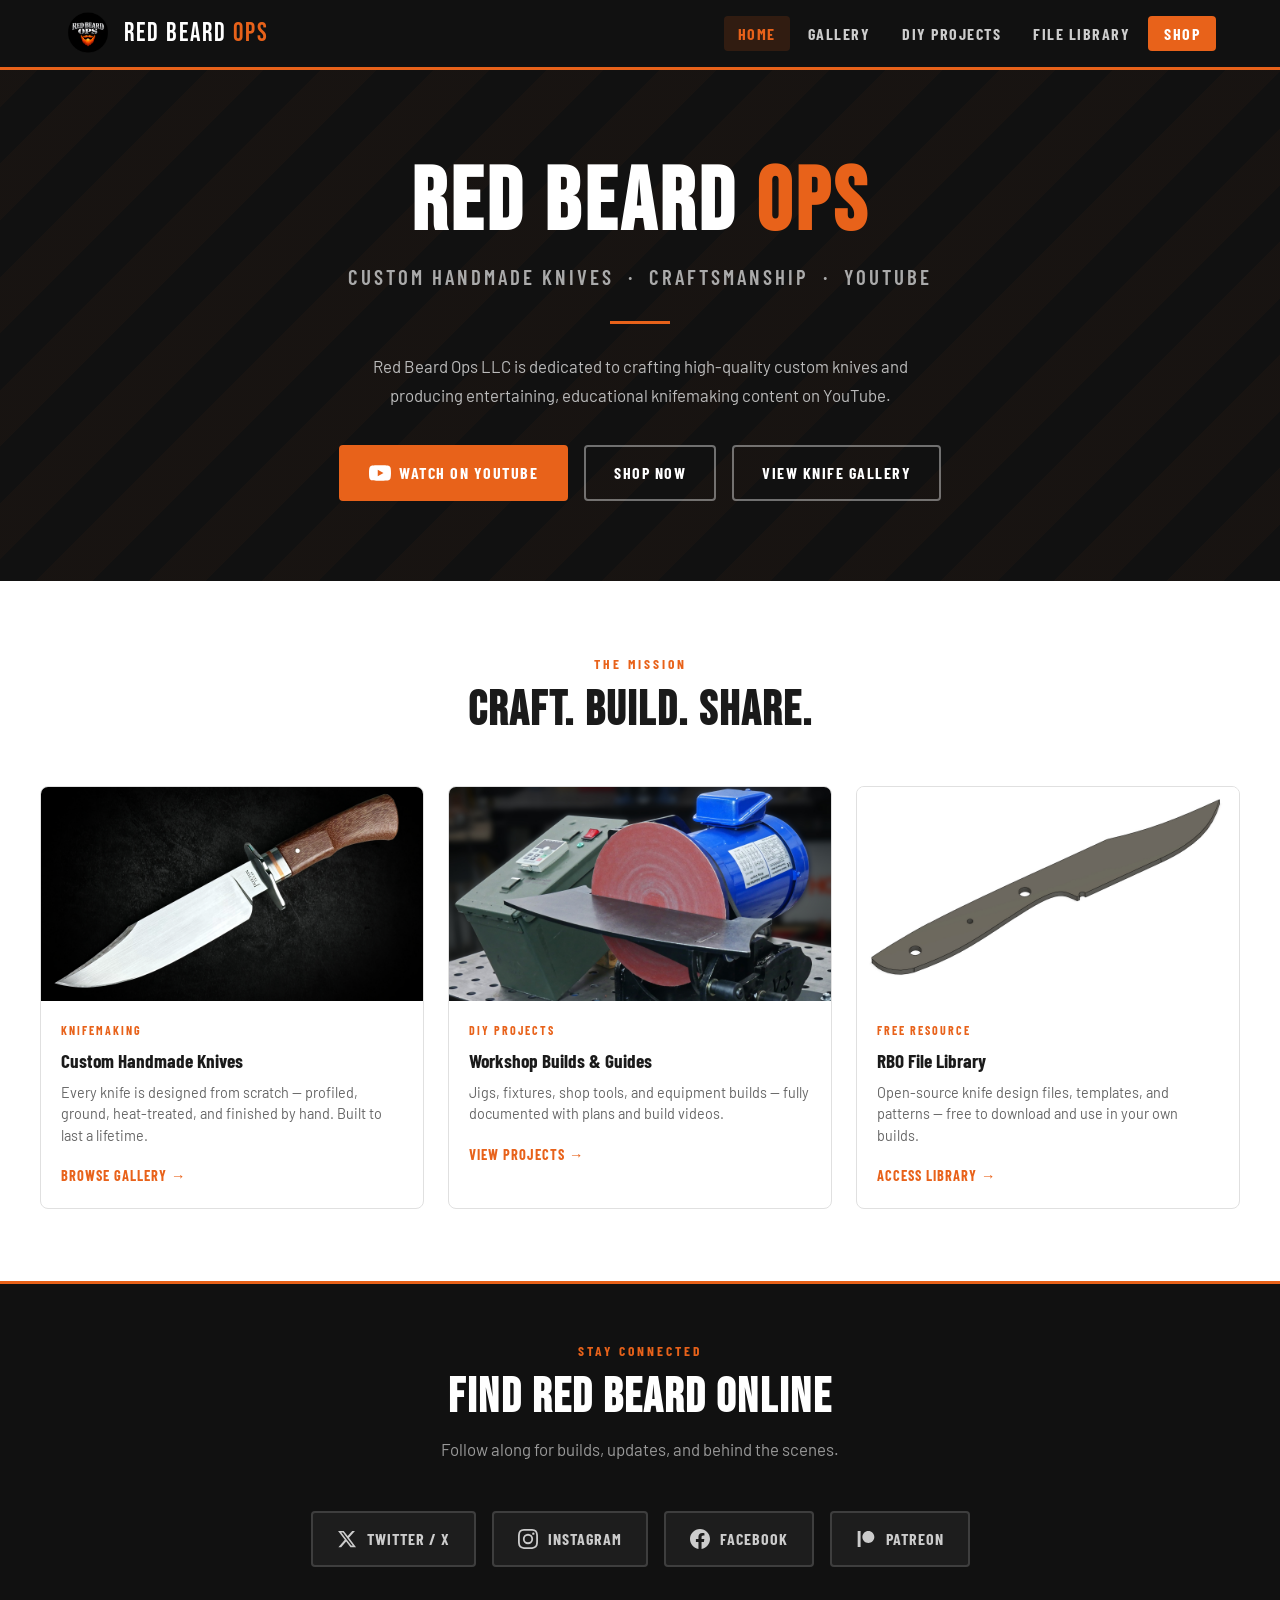
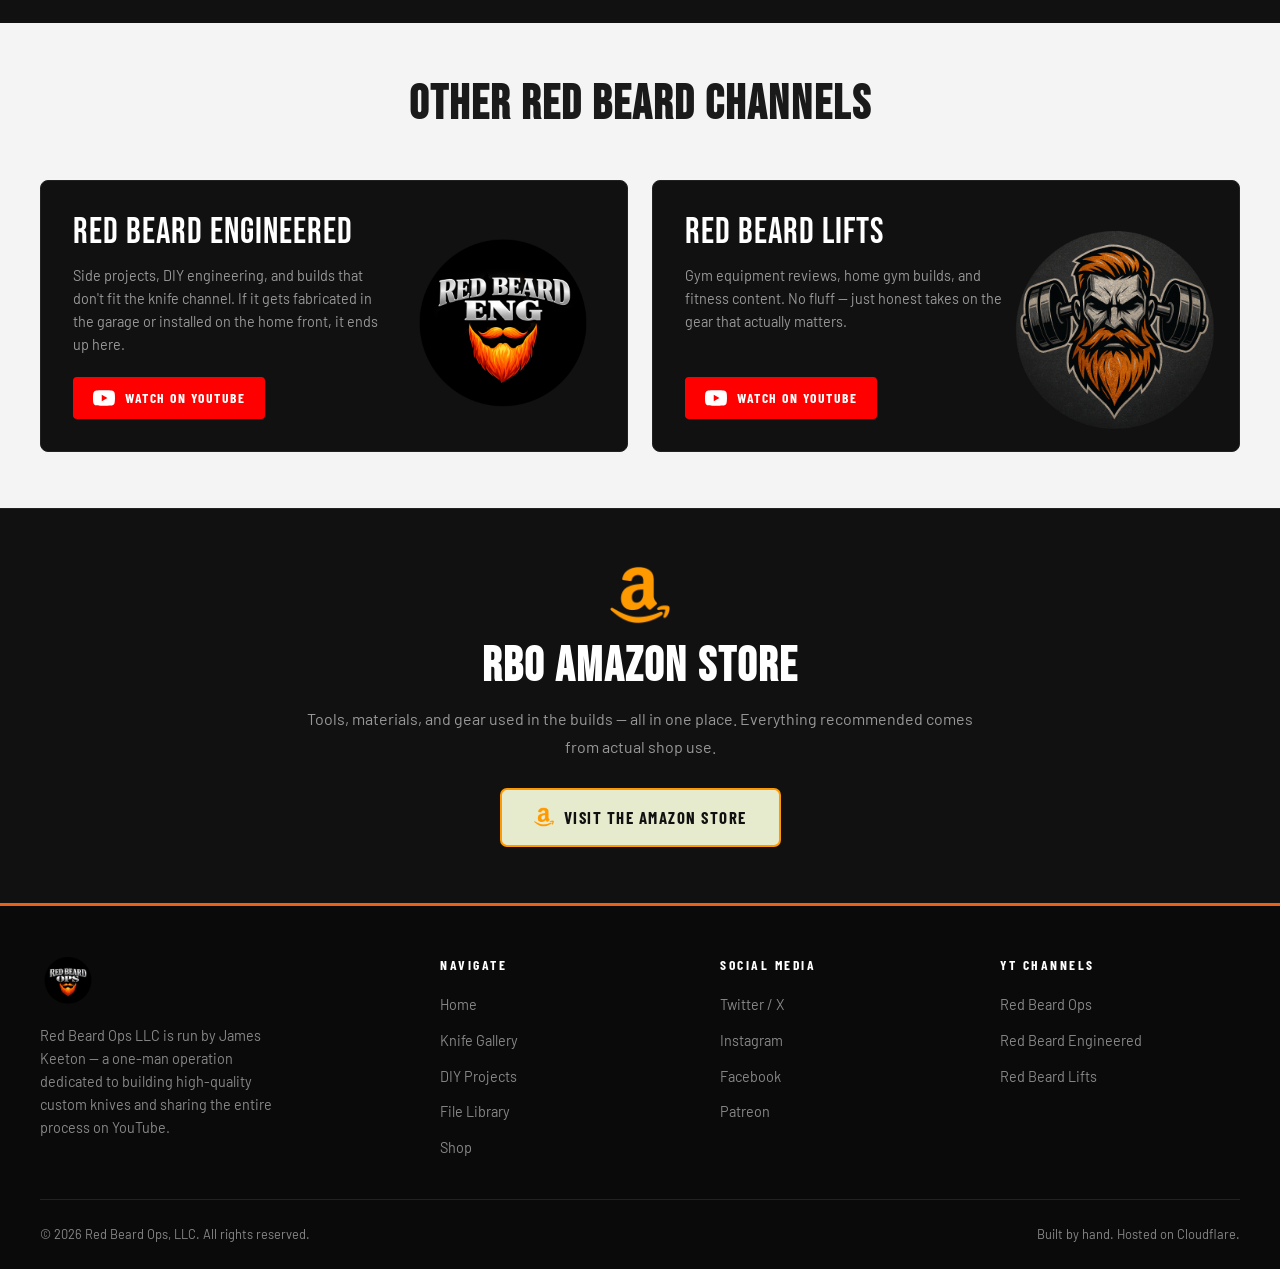
<file: index.html>
<!DOCTYPE html>
<html lang="en">
<head>
  <meta charset="UTF-8" />
  <meta name="viewport" content="width=device-width, initial-scale=1.0" />
  <title>Red Beard Ops — Custom Handmade Knives</title>
  <meta name="description" content="Red Beard Ops LLC — Custom handmade knives, craftsmanship, and tool reviews out of the garage." />
  <link rel="icon" href="images/RBO_Circle_2026.png" type="image/png" />
  <link rel="stylesheet" href="css/style.css" />
  <style>
    /* ── Social / Channels / Amazon sections ── */
    .social-section {
      background: var(--dark);
      padding: 56px 24px;
      border-top: 3px solid var(--orange);
    }

    .social-grid {
      display: flex;
      flex-wrap: wrap;
      justify-content: center;
      gap: 16px;
      margin-top: 32px;
    }

    .social-btn {
      display: inline-flex;
      align-items: center;
      gap: 10px;
      font-family: var(--font-condensed);
      font-size: 1rem;
      font-weight: 700;
      letter-spacing: 1px;
      text-transform: uppercase;
      padding: 13px 24px;
      border-radius: 4px;
      border: 2px solid rgba(255,255,255,0.15);
      color: #ccc;
      background: rgba(255,255,255,0.05);
      transition: all 0.2s;
    }

    .social-btn svg { width: 20px; height: 20px; flex-shrink: 0; }

    .social-btn:hover { transform: translateY(-2px); border-color: var(--orange); color: var(--white); }
    .social-btn.twitter:hover  { border-color: #1d9bf0; color: #1d9bf0; }
    .social-btn.instagram:hover { border-color: #e1306c; color: #e1306c; }
    .social-btn.facebook:hover  { border-color: #1877f2; color: #1877f2; }
    .social-btn.patreon:hover   { border-color: #ff424d; color: #ff424d; }

    /* ── Other Channels ── */
    .channels-section {
      background: var(--gray);
      padding: 56px 24px;
    }

    .channels-grid {
      display: grid;
      grid-template-columns: 1fr 1fr;
      gap: 24px;
      margin-top: 32px;
      max-width: var(--max-width);
      margin-left: auto;
      margin-right: auto;
    }

    .channel-card {
      position: relative;
      background: var(--dark);
      border-radius: 8px;
      padding: 32px;
      padding-right: 110px; /* make room for the logo */
      display: flex;
      flex-direction: column;
      align-items: flex-start;
      gap: 12px;
      border: 1px solid #222;
      transition: transform 0.2s, box-shadow 0.2s;
    }

    .channel-card:hover {
      transform: translateY(-3px);
      box-shadow: 0 10px 28px rgba(0,0,0,0.3);
    }

    .channel-logo {
      position: absolute;
      top: 50px;
      right: 24px;
      width: 200px;
      height: 200px;
      object-fit: contain;
      border-radius: 50%;
    }

    .channel-label {
      font-family: var(--font-condensed);
      font-size: 0.75rem;
      font-weight: 700;
      letter-spacing: 2.5px;
      text-transform: uppercase;
      color: var(--orange);
    }

    .channel-name {
      font-family: var(--font-display);
      font-size: 2.25rem;
      color: var(--white);
      letter-spacing: 1px;
      line-height: 1.1;
    }

    .channel-desc {
  font-size: 0.9rem;
  color: #999;
  line-height: 1.6;
  flex: 1;
  max-width: 320px; /* adjust to taste */
}

    /* ── Amazon Store ── */
    .amazon-section {
      background: var(--dark);
      padding: 56px 24px;
      border-top: 1px solid #222;
    }

    .amazon-inner {
      max-width: 680px;
      margin: 0 auto;
      text-align: center;
    }

    .amazon-icon {
      width: 60px;
      height: 60px;
      margin: 0 auto 16px;
    }

    .amazon-btn {
      display: inline-flex;
      align-items: center;
      gap: 10px;
      font-family: var(--font-condensed);
      font-size: 1.05rem;
      font-weight: 700;
      letter-spacing: 1.5px;
      text-transform: uppercase;
      padding: 14px 32px;
      border-radius: 7px;
      background: #e7ebce;
      color: #111;
      border: 2px solid #ff9900;
      transition: all 0.2s;
    }

    .amazon-btn-icon {
  width: 20px;
  height: 20px;
  object-fit: contain;
}

    .amazon-btn:hover {
      background: #e68a00;
      border-color: #e68a00;
      transform: translateY(-1px);
    }

    @media (max-width: 768px) {
      .channels-grid { grid-template-columns: 1fr; }
      .social-grid { gap: 12px; }
      .channel-card { padding-right: 32px; }
      .channel-logo { position: static; width: 60px; height: 60px; margin-bottom: 4px; }
    }
  </style>
</head>
<body>

  <!-- ── Navigation ── -->
  <nav class="navbar">
    <div class="nav-inner">
      <a href="index.html" class="nav-logo">
        <img src="images/RBO_Circle_2026.png" alt="Red Beard Ops Logo" />
        <span class="nav-logo-text">RED BEARD <span>OPS</span></span>
      </a>
      <button class="nav-toggle" aria-label="Toggle menu">
        <span></span><span></span><span></span>
      </button>
      <ul class="nav-links">
        <li><a href="index.html">Home</a></li>
        <li><a href="pages/gallery.html">Gallery</a></li>
        <li><a href="pages/diy.html">DIY Projects</a></li>
        <li><a href="pages/library.html">File Library</a></li>
        <li class="nav-shop"><a href="https://redbeardops.square.site/s/shop" rel="noopener">Shop</a></li>
      </ul>
    </div>
  </nav>

  <!-- ── Hero ── -->
  <section class="hero">
    <h1>RED BEARD <span>OPS</span></h1>
    <p class="hero-tagline">Custom Handmade Knives &nbsp;·&nbsp; Craftsmanship &nbsp;·&nbsp; YouTube</p>
    <div class="hero-divider"></div>
    <p class="hero-description">
      Red Beard Ops LLC is dedicated to crafting high-quality custom knives
      and producing entertaining, educational knifemaking content on YouTube.
    </p>
    <div class="hero-buttons">
      <a href="https://www.youtube.com/@redbeardops" target="_blank" rel="noopener" class="btn btn-primary">
        <svg class="yt-icon" viewBox="0 0 24 24" fill="white"><path d="M23.498 6.186a3.016 3.016 0 0 0-2.122-2.136C19.505 3.545 12 3.545 12 3.545s-7.505 0-9.377.505A3.017 3.017 0 0 0 .502 6.186C0 8.07 0 12 0 12s0 3.93.502 5.814a3.016 3.016 0 0 0 2.122 2.136c1.871.505 9.376.505 9.376.505s7.505 0 9.377-.505a3.015 3.015 0 0 0 2.122-2.136C24 15.93 24 12 24 12s0-3.93-.502-5.814zM9.545 15.568V8.432L15.818 12l-6.273 3.568z"/></svg>
        Watch on YouTube
      </a>
      <a href="https://redbeardops.square.site/s/shop"  rel="noopener" class="btn btn-outline">Shop Now</a>
      <a href="pages/gallery.html" class="btn btn-outline">View Knife Gallery</a>
    </div>
  </section>

  <!-- ── What I Do ── -->
  <section class="section">
    <div class="container">
      <div class="section-header">
        <div class="section-label">The Mission</div>
        <h2 class="section-title">Craft. Build. Share.</h2>
      </div>

      <div class="card-grid">

        <div class="card">
          <div class="card-thumb" style="background:#111; display:flex; align-items:center; justify-content:center;">
            <img src="images/Little_Micarta_Bowie_2025.jpg" alt="Little Micarta Bowie 2025" style="width:100%; height:100%; object-fit:cover;">
              <path d="M10 54L28 12L52 36L40 40L36 52L10 54Z" stroke="#e8621a" stroke-width="2.5" fill="none"/>
              <line x1="28" y1="12" x2="52" y2="36" stroke="#e8621a" stroke-width="2.5"/>
            </svg>
          </div>
          <div class="card-body">
            <div class="card-tag">Knifemaking</div>
            <h3 class="card-title">Custom Handmade Knives</h3>
            <p class="card-desc">Every knife is designed from scratch — profiled, ground, heat-treated, and finished by hand. Built to last a lifetime.</p>
            <a href="pages/gallery.html" class="card-link">Browse Gallery →</a>
          </div>
        </div>

        <div class="card">
          <div class="card-thumb" style="background:#111; display:flex; align-items:center; justify-content:center;">
            <img src="images/DiskGrinder_DIY.jpg" alt="Disc Grinder DIY" style="width:100%; height:100%; object-fit:cover;">
              <rect x="12" y="20" width="40" height="28" rx="2" stroke="#e8621a" stroke-width="2.5" fill="none"/>
              <path d="M20 20V16a4 4 0 0 1 4-4h16a4 4 0 0 1 4 4v4" stroke="#e8621a" stroke-width="2.5"/>
              <circle cx="32" cy="34" r="4" stroke="#e8621a" stroke-width="2.5" fill="none"/>
            </svg>
          </div>
          <div class="card-body">
            <div class="card-tag">DIY Projects</div>
            <h3 class="card-title">Workshop Builds &amp; Guides</h3>
            <p class="card-desc">Jigs, fixtures, shop tools, and equipment builds — fully documented with plans and build videos.</p>
            <a href="pages/diy.html" class="card-link">View Projects →</a>
          </div>
        </div>

        <div class="card">
          <div class="card-thumb" style="background:#111; display:flex; align-items:center; justify-content:center;">
            <img src="images/Knife_Design.jpg" alt="Knife Design" style="width:100%; height:100%; object-fit:cover;">
              <rect x="14" y="10" width="28" height="36" rx="2" stroke="#e8621a" stroke-width="2.5" fill="none"/>
              <path d="M42 18h6a2 2 0 0 1 2 2v28a2 2 0 0 1-2 2H24a2 2 0 0 1-2-2v-4" stroke="#e8621a" stroke-width="2.5"/>
              <line x1="20" y1="22" x2="36" y2="22" stroke="#e8621a" stroke-width="2"/>
              <line x1="20" y1="29" x2="36" y2="29" stroke="#e8621a" stroke-width="2"/>
              <line x1="20" y1="36" x2="28" y2="36" stroke="#e8621a" stroke-width="2"/>
            </svg>
          </div>
          <div class="card-body">
            <div class="card-tag">Free Resource</div>
            <h3 class="card-title">RBO File Library</h3>
            <p class="card-desc">Open-source knife design files, templates, and patterns — free to download and use in your own builds.</p>
            <a href="pages/library.html" class="card-link">Access Library →</a>
          </div>
        </div>

      </div>
    </div>
  </section>

  <!-- ── Find Us Online (Social Media) ── -->
  <div class="social-section">
    <div class="container">
      <div class="section-header">
        <div class="section-label" style="color:var(--orange);">Stay Connected</div>
        <h2 class="section-title" style="color:var(--white);">Find Red Beard Online</h2>
        <p class="section-subtitle" style="color:#999;">Follow along for builds, updates, and behind the scenes.</p>
      </div>
      <div class="social-grid">

        <!-- Twitter / X -->
        <a href="https://x.com/RedBeardOps" target="_blank" rel="noopener" class="social-btn twitter">
          <svg viewBox="0 0 24 24" fill="currentColor"><path d="M18.244 2.25h3.308l-7.227 8.26 8.502 11.24H16.17l-5.214-6.817L4.99 21.75H1.68l7.73-8.835L1.254 2.25H8.08l4.713 6.231zm-1.161 17.52h1.833L7.084 4.126H5.117z"/></svg>
          Twitter / X
        </a>

        <!-- Instagram -->
        <a href="https://www.instagram.com/redbeardops/" target="_blank" rel="noopener" class="social-btn instagram">
          <svg viewBox="0 0 24 24" fill="currentColor"><path d="M12 2.163c3.204 0 3.584.012 4.85.07 3.252.148 4.771 1.691 4.919 4.919.058 1.265.069 1.645.069 4.849 0 3.205-.012 3.584-.069 4.849-.149 3.225-1.664 4.771-4.919 4.919-1.266.058-1.644.07-4.85.07-3.204 0-3.584-.012-4.849-.07-3.26-.149-4.771-1.699-4.919-4.92-.058-1.265-.07-1.644-.07-4.849 0-3.204.013-3.583.07-4.849.149-3.227 1.664-4.771 4.919-4.919 1.266-.057 1.645-.069 4.849-.069zM12 0C8.741 0 8.333.014 7.053.072 2.695.272.273 2.69.073 7.052.014 8.333 0 8.741 0 12c0 3.259.014 3.668.072 4.948.2 4.358 2.618 6.78 6.98 6.98C8.333 23.986 8.741 24 12 24c3.259 0 3.668-.014 4.948-.072 4.354-.2 6.782-2.618 6.979-6.98.059-1.28.073-1.689.073-4.948 0-3.259-.014-3.667-.072-4.947-.196-4.354-2.617-6.78-6.979-6.98C15.668.014 15.259 0 12 0zm0 5.838a6.162 6.162 0 1 0 0 12.324 6.162 6.162 0 0 0 0-12.324zM12 16a4 4 0 1 1 0-8 4 4 0 0 1 0 8zm6.406-11.845a1.44 1.44 0 1 0 0 2.881 1.44 1.44 0 0 0 0-2.881z"/></svg>
          Instagram
        </a>

        <!-- Facebook -->
        <a href="https://www.facebook.com/RedBeardOps/" target="_blank" rel="noopener" class="social-btn facebook">
          <svg viewBox="0 0 24 24" fill="currentColor"><path d="M24 12.073c0-6.627-5.373-12-12-12s-12 5.373-12 12c0 5.99 4.388 10.954 10.125 11.854v-8.385H7.078v-3.47h3.047V9.43c0-3.007 1.792-4.669 4.533-4.669 1.312 0 2.686.235 2.686.235v2.953H15.83c-1.491 0-1.956.925-1.956 1.874v2.25h3.328l-.532 3.47h-2.796v8.385C19.612 23.027 24 18.062 24 12.073z"/></svg>
          Facebook
        </a>

        <!-- Patreon -->
        <a href="https://www.patreon.com/c/RedBeardOps" target="_blank" rel="noopener" class="social-btn patreon">
          <svg viewBox="0 0 24 24" fill="currentColor"><path d="M14.82 2.41C18.78 2.41 22 5.65 22 9.62c0 3.96-3.22 7.19-7.18 7.19-3.95 0-7.17-3.23-7.17-7.19 0-3.97 3.22-7.21 7.17-7.21M2 21.6h3.5V2.41H2V21.6z"/></svg>
          Patreon
        </a>

      </div>
    </div>
  </div>

  <!-- ── More From RBO (Other Channels) ── -->
  <div class="channels-section">
    <div class="container">
      <div class="section-header">
        <h2 class="section-title">Other Red Beard Channels</h2>
      </div>
      <div class="channels-grid">

        <!-- Red Beard Engineered -->
        <div class="channel-card">
          <img src="images/RBE_Circle_2026.png" alt="Red Beard Engineered Logo" class="channel-logo" />
          <div class="channel-name">RED BEARD ENGINEERED</div>
          <p class="channel-desc">Side projects, DIY engineering, and builds that don't fit the knife channel. If it gets fabricated in the garage or installed on the home front, it ends up here.</p>
          <a href="https://www.youtube.com/@redbeardengineered" target="_blank" rel="noopener" class="yt-btn" style="margin-top:8px; font-size:0.85rem; padding:10px 20px;">
            <svg class="yt-icon" viewBox="0 0 24 24" fill="white"><path d="M23.498 6.186a3.016 3.016 0 0 0-2.122-2.136C19.505 3.545 12 3.545 12 3.545s-7.505 0-9.377.505A3.017 3.017 0 0 0 .502 6.186C0 8.07 0 12 0 12s0 3.93.502 5.814a3.016 3.016 0 0 0 2.122 2.136c1.871.505 9.376.505 9.376.505s7.505 0 9.377-.505a3.015 3.015 0 0 0 2.122-2.136C24 15.93 24 12 24 12s0-3.93-.502-5.814zM9.545 15.568V8.432L15.818 12l-6.273 3.568z"/></svg>
            Watch on YouTube
          </a>
        </div>

        <!-- Red Beard Lifts -->
        <div class="channel-card">
          <img src="images/RedBeardLifts_Icon_Circle_2025.png" alt="Red Beard Lifts Logo" class="channel-logo" style="border-radius:8px;" />
          <div class="channel-name">RED BEARD LIFTS</div>
          <p class="channel-desc">Gym equipment reviews, home gym builds, and fitness content. No fluff — just honest takes on the gear that actually matters.</p>
          <a href="https://www.youtube.com/@RedBeardLifts" target="_blank" rel="noopener" class="yt-btn" style="margin-top:8px; font-size:0.85rem; padding:10px 20px;">
            <svg class="yt-icon" viewBox="0 0 24 24" fill="white"><path d="M23.498 6.186a3.016 3.016 0 0 0-2.122-2.136C19.505 3.545 12 3.545 12 3.545s-7.505 0-9.377.505A3.017 3.017 0 0 0 .502 6.186C0 8.07 0 12 0 12s0 3.93.502 5.814a3.016 3.016 0 0 0 2.122 2.136c1.871.505 9.376.505 9.376.505s7.505 0 9.377-.505a3.015 3.015 0 0 0 2.122-2.136C24 15.93 24 12 24 12s0-3.93-.502-5.814zM9.545 15.568V8.432L15.818 12l-6.273 3.568z"/></svg>
            Watch on YouTube
          </a>
        </div>

      </div>
    </div>
  </div>

  <!-- ── Amazon Store ── -->
  <div class="amazon-section">
    <div class="amazon-inner">
    <img class="amazon-icon" src="images/Amazon_icon_2.png" alt="Amazon icon">      <h2 class="section-title" style="color:var(--white); margin-bottom:12px;">RBO Amazon Store</h2>
      <p style="color:#999; margin-bottom:28px; line-height:1.7;">Tools, materials, and gear used in the builds — all in one place. Everything recommended comes from actual shop use.</p>
      <a href="https://www.amazon.com/shop/redbeardops" target="_blank" rel="noopener" class="amazon-btn">
        <img class="amazon-btn-icon" src="images/Amazon_icon_2.png" alt="Amazon icon">        Visit the Amazon Store
      </a>
    </div>
  </div>

  <!-- ── Footer ── -->
  <footer>
    <div class="footer-inner">
      <div class="footer-brand">
        <img src="images/RBO_Circle_2026.png" alt="RBO Logo" />
        <p>Red Beard Ops LLC is run by James Keeton — a one-man operation dedicated to building high-quality custom knives and sharing the entire process on YouTube.</p>
      </div>
      <div class="footer-col">
        <h4>Navigate</h4>
        <ul>
          <li><a href="index.html">Home</a></li>
          <li><a href="pages/gallery.html">Knife Gallery</a></li>
          <li><a href="pages/diy.html">DIY Projects</a></li>
          <li><a href="pages/library.html">File Library</a></li>
          <li><a href="https://redbeardops.square.site/s/shop"  rel="noopener">Shop</a></li>
        </ul>
      </div>
      <div class="footer-col">
        <h4>Social Media</h4>
        <ul>
          <li><a href="https://x.com/RedBeardOps" target="_blank" rel="noopener">Twitter / X</a></li>
          <li><a href="https://www.instagram.com/redbeardops/" target="_blank" rel="noopener">Instagram</a></li>
          <li><a href="https://www.facebook.com/RedBeardOps/" target="_blank" rel="noopener">Facebook</a></li>
          <li><a href="https://www.patreon.com/c/RedBeardOps" target="_blank" rel="noopener">Patreon</a></li>
        </ul>
      </div>
      <div class="footer-col">
        <h4>YT Channels</h4>
        <ul>
          <li><a href="https://www.youtube.com/@redbeardops" target="_blank" rel="noopener">Red Beard Ops</a></li>
          <li><a href="https://www.youtube.com/@redbeardengineered" target="_blank" rel="noopener">Red Beard Engineered</a></li>
          <li><a href="https://www.youtube.com/@RedBeardLifts" target="_blank" rel="noopener">Red Beard Lifts</a></li>
        </ul>
      </div>
    </div>
    <div class="footer-bottom">
      <span>© 2026 Red Beard Ops, LLC. All rights reserved.</span>
      <span>Built by hand. Hosted on Cloudflare.</span>
    </div>
  </footer>

  <script src="js/main.js"></script>
</body>
</html>
</file>
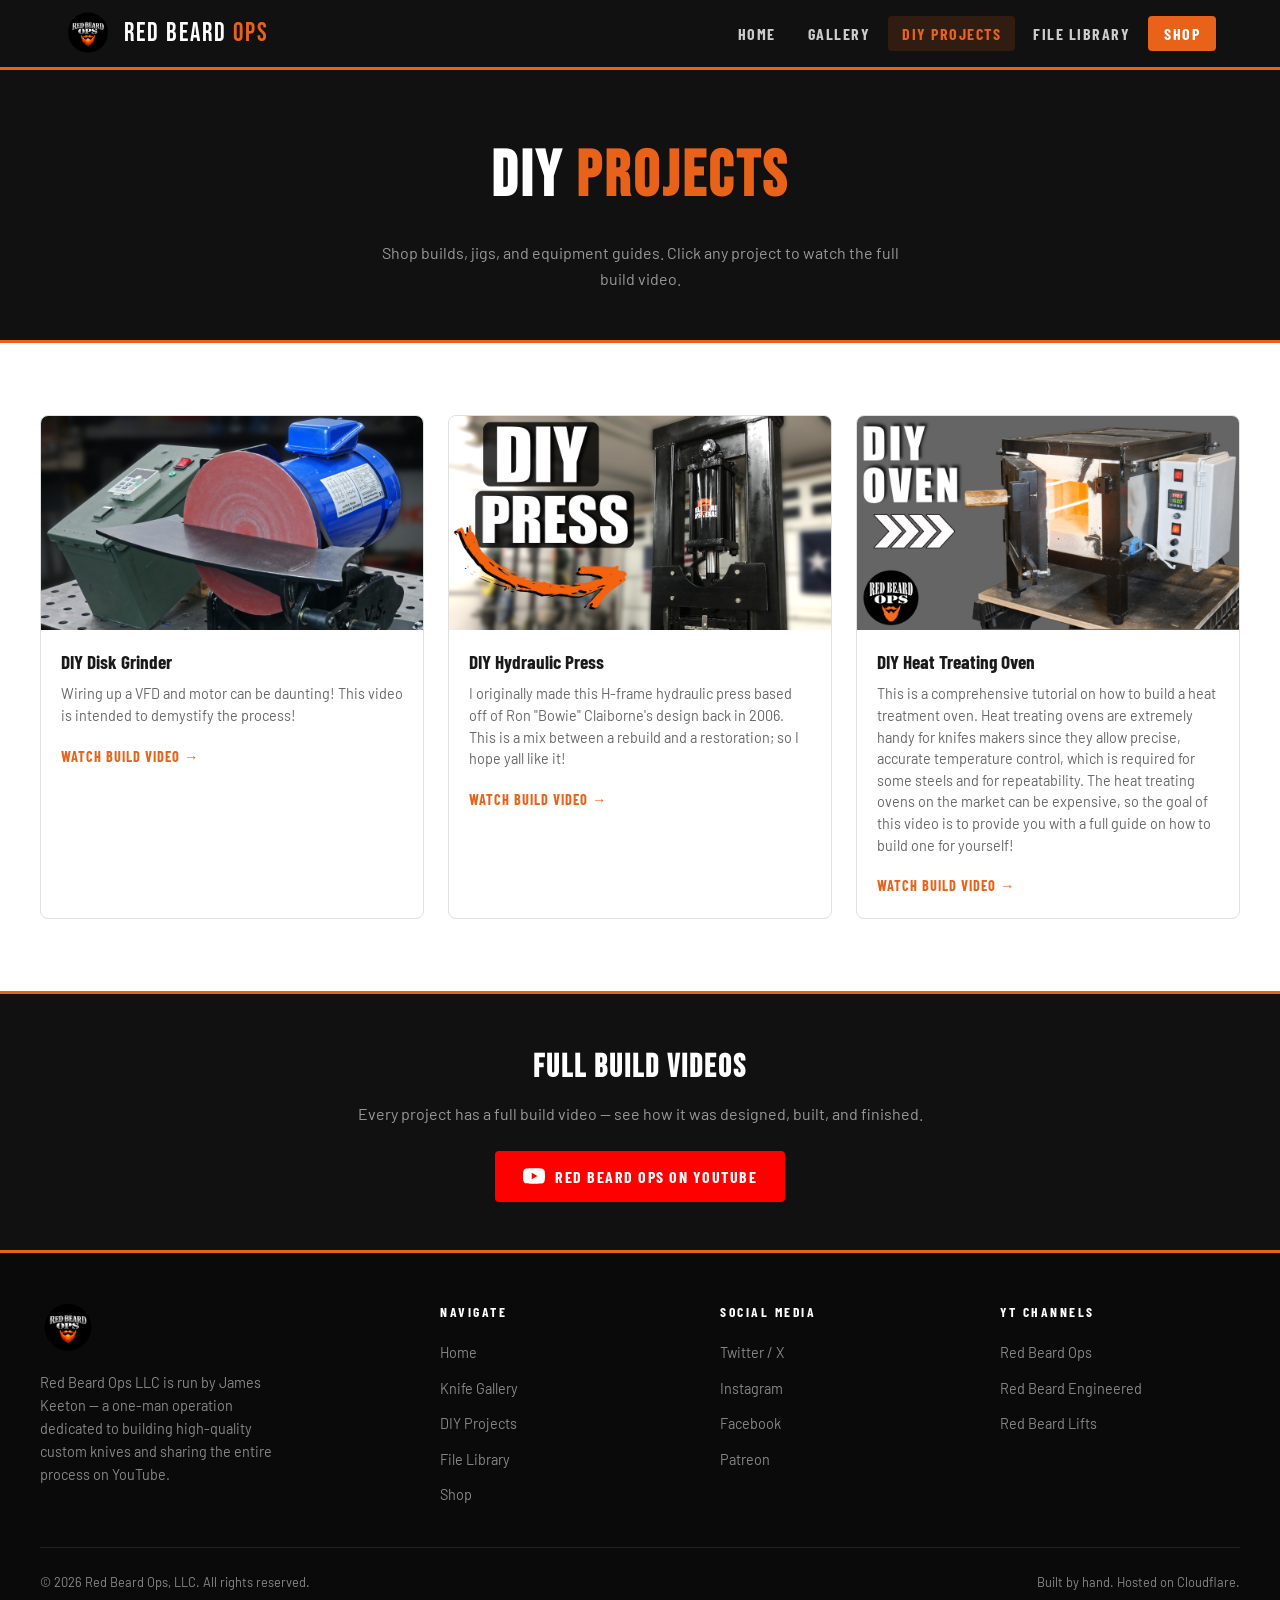
<file: pages/diy.html>
<!DOCTYPE html>
<html lang="en">
<head>
  <meta charset="UTF-8" />
  <meta name="viewport" content="width=device-width, initial-scale=1.0" />
  <title>DIY Projects — Red Beard Ops</title>
  <meta name="description" content="Shop builds, jigs, fixtures, and DIY guides from Red Beard Ops — with full build videos." />
  <link rel="icon" href="../images/RBO_Circle_2026.png" type="image/png" />
  <link rel="stylesheet" href="../css/style.css" />
  <style>
    /* Match gallery card image styling */
    .card-thumb {
      width: 100%;
      aspect-ratio: 16/9;
      overflow: hidden;
      background: #111;
    }
    .card-thumb img {
      width: 100%;
      height: 100%;
      object-fit: cover;
      object-position: center;
      display: block;
      transition: transform 0.4s ease;
    }
    .card:hover .card-thumb img {
      transform: scale(1.04);
    }
  </style>
</head>
<body>

  <!-- ── Navigation ── -->
  <nav class="navbar">
    <div class="nav-inner">
      <a href="../index.html" class="nav-logo">
        <img src="../images/RBO_Circle_2026.png" alt="Red Beard Ops Logo" />
        <span class="nav-logo-text">RED BEARD <span>OPS</span></span>
      </a>
      <button class="nav-toggle" aria-label="Toggle menu">
        <span></span><span></span><span></span>
      </button>
      <ul class="nav-links">
        <li><a href="../index.html">Home</a></li>
        <li><a href="gallery.html">Gallery</a></li>
        <li><a href="diy.html">DIY Projects</a></li>
        <li><a href="library.html">File Library</a></li>
        <li class="nav-shop"><a href="https://redbeardops.square.site/s/shop" rel="noopener">Shop</a></li>
      </ul>
    </div>
  </nav>

  <!-- ── Page Hero ── -->
  <div class="page-hero">
    <h1>DIY <span>PROJECTS</span></h1>
    <p>Shop builds, jigs, and equipment guides. Click any project to watch the full build video.</p>
  </div>

  <!-- ── Projects Grid ── -->
  <section class="section">
    <div class="container">

      <!--
        ════════════════════════════════════════════════
        HOW TO ADD A PROJECT:
        Copy one .card block and fill in:
          - Replace the img src with your image path
          - Replace both href links with the YouTube video URL
          - Update the project name and description

        New projects go at the TOP (newest first).
        ════════════════════════════════════════════════
      -->

      <div class="card-grid">

        <!-- ── Disk Grinder ── -->
        <div class="card">
          <a href="https://youtu.be/680VFZ8Tm1g" target="_blank" rel="noopener">
            <div class="card-thumb">
              <img src="../images/DiskGrinder_DIY.jpg" alt="DIY Disk Grinder" />
            </div>
          </a>
          <div class="card-body">
            <h3 class="card-title">DIY Disk Grinder</h3>
            <p class="card-desc">Wiring up a VFD and motor can be daunting! This video is intended to demystify the process!</p>
            <a href="https://youtu.be/680VFZ8Tm1g" target="_blank" rel="noopener" class="card-link">Watch Build Video →</a>
          </div>
        </div>

        <!-- ── Hydraulic Press ── -->
        <div class="card">
          <a href="https://youtu.be/q58iInuNtRY" target="_blank" rel="noopener">
            <div class="card-thumb">
              <img src="../images/Hydraulic_Press_DIY.jpg" alt="DIY Hydraulic Press" />
            </div>
          </a>
          <div class="card-body">
            <h3 class="card-title">DIY Hydraulic Press</h3>
            <p class="card-desc">I originally made this H-frame hydraulic press based off of Ron "Bowie" Claiborne's design back in 2006. This is a mix between a rebuild and a restoration; so I hope yall like it!</p>
            <a href="https://youtu.be/q58iInuNtRY" target="_blank" rel="noopener" class="card-link">Watch Build Video →</a>
          </div>
        </div>

        <!-- ── Heat Treating Oven ── -->
        <div class="card">
          <a href="https://youtu.be/7FalYyVASyw" target="_blank" rel="noopener">
            <div class="card-thumb">
              <img src="../images/Heat_Treating_Oven_DIY.jpg" alt="DIY Heat Treating Oven" />
            </div>
          </a>
          <div class="card-body">
            <h3 class="card-title">DIY Heat Treating Oven</h3>
            <p class="card-desc">This is a comprehensive tutorial on how to build a heat treatment oven. Heat treating ovens are extremely handy for knifes makers since they allow precise, accurate temperature control, which is required for some steels and for repeatability. The heat treating ovens on the market can be expensive, so the goal of this video is to provide you with a full guide on how to build one for yourself!</p>
            <a href="https://youtu.be/7FalYyVASyw" target="_blank" rel="noopener" class="card-link">Watch Build Video →</a>
          </div>
        </div>

      </div>

    </div>
  </section>

  <!-- ── YouTube CTA ── -->
  <div class="yt-banner">
    <h2>FULL BUILD VIDEOS</h2>
    <p>Every project has a full build video — see how it was designed, built, and finished.</p>
    <a href="https://www.youtube.com/@redbeardops" target="_blank" rel="noopener" class="yt-btn">
      <svg class="yt-icon" viewBox="0 0 24 24" fill="white"><path d="M23.498 6.186a3.016 3.016 0 0 0-2.122-2.136C19.505 3.545 12 3.545 12 3.545s-7.505 0-9.377.505A3.017 3.017 0 0 0 .502 6.186C0 8.07 0 12 0 12s0 3.93.502 5.814a3.016 3.016 0 0 0 2.122 2.136c1.871.505 9.376.505 9.376.505s7.505 0 9.377-.505a3.015 3.015 0 0 0 2.122-2.136C24 15.93 24 12 24 12s0-3.93-.502-5.814zM9.545 15.568V8.432L15.818 12l-6.273 3.568z"/></svg>
      Red Beard Ops on YouTube
    </a>
  </div>

  <!-- ── Footer ── -->
  <footer>
    <div class="footer-inner">
      <div class="footer-brand">
        <img src="../images/RBO_Circle_2026.png" alt="RBO Logo" />
        <p>Red Beard Ops LLC is run by James Keeton — a one-man operation dedicated to building high-quality custom knives and sharing the entire process on YouTube.</p>
      </div>
      <div class="footer-col">
        <h4>Navigate</h4>
        <ul>
          <li><a href="../index.html">Home</a></li>
          <li><a href="gallery.html">Knife Gallery</a></li>
          <li><a href="diy.html">DIY Projects</a></li>
          <li><a href="library.html">File Library</a></li>
          <li><a href="https://redbeardops.square.site/s/shop"  rel="noopener">Shop</a></li>
        </ul>
      </div>
      <div class="footer-col">
        <h4>Social Media</h4>
        <ul>
          <li><a href="https://x.com/RedBeardOps" target="_blank" rel="noopener">Twitter / X</a></li>
          <li><a href="https://www.instagram.com/redbeardops/" target="_blank" rel="noopener">Instagram</a></li>
          <li><a href="https://www.facebook.com/RedBeardOps/" target="_blank" rel="noopener">Facebook</a></li>
          <li><a href="https://www.patreon.com/c/RedBeardOps" target="_blank" rel="noopener">Patreon</a></li>
        </ul>
      </div>
      <div class="footer-col">
        <h4>YT Channels</h4>
        <ul>
          <li><a href="https://www.youtube.com/@redbeardops" target="_blank" rel="noopener">Red Beard Ops</a></li>
          <li><a href="https://www.youtube.com/@redbeardengineered" target="_blank" rel="noopener">Red Beard Engineered</a></li>
          <li><a href="https://www.youtube.com/@RedBeardLifts" target="_blank" rel="noopener">Red Beard Lifts</a></li>
        </ul>
      </div>
    </div>
    <div class="footer-bottom">
      <span>© 2026 Red Beard Ops, LLC. All rights reserved.</span>
      <span>Built by hand. Hosted on Cloudflare.</span>
    </div>
  </footer>

  <script src="../js/main.js"></script>
</body>
</html>
</file>
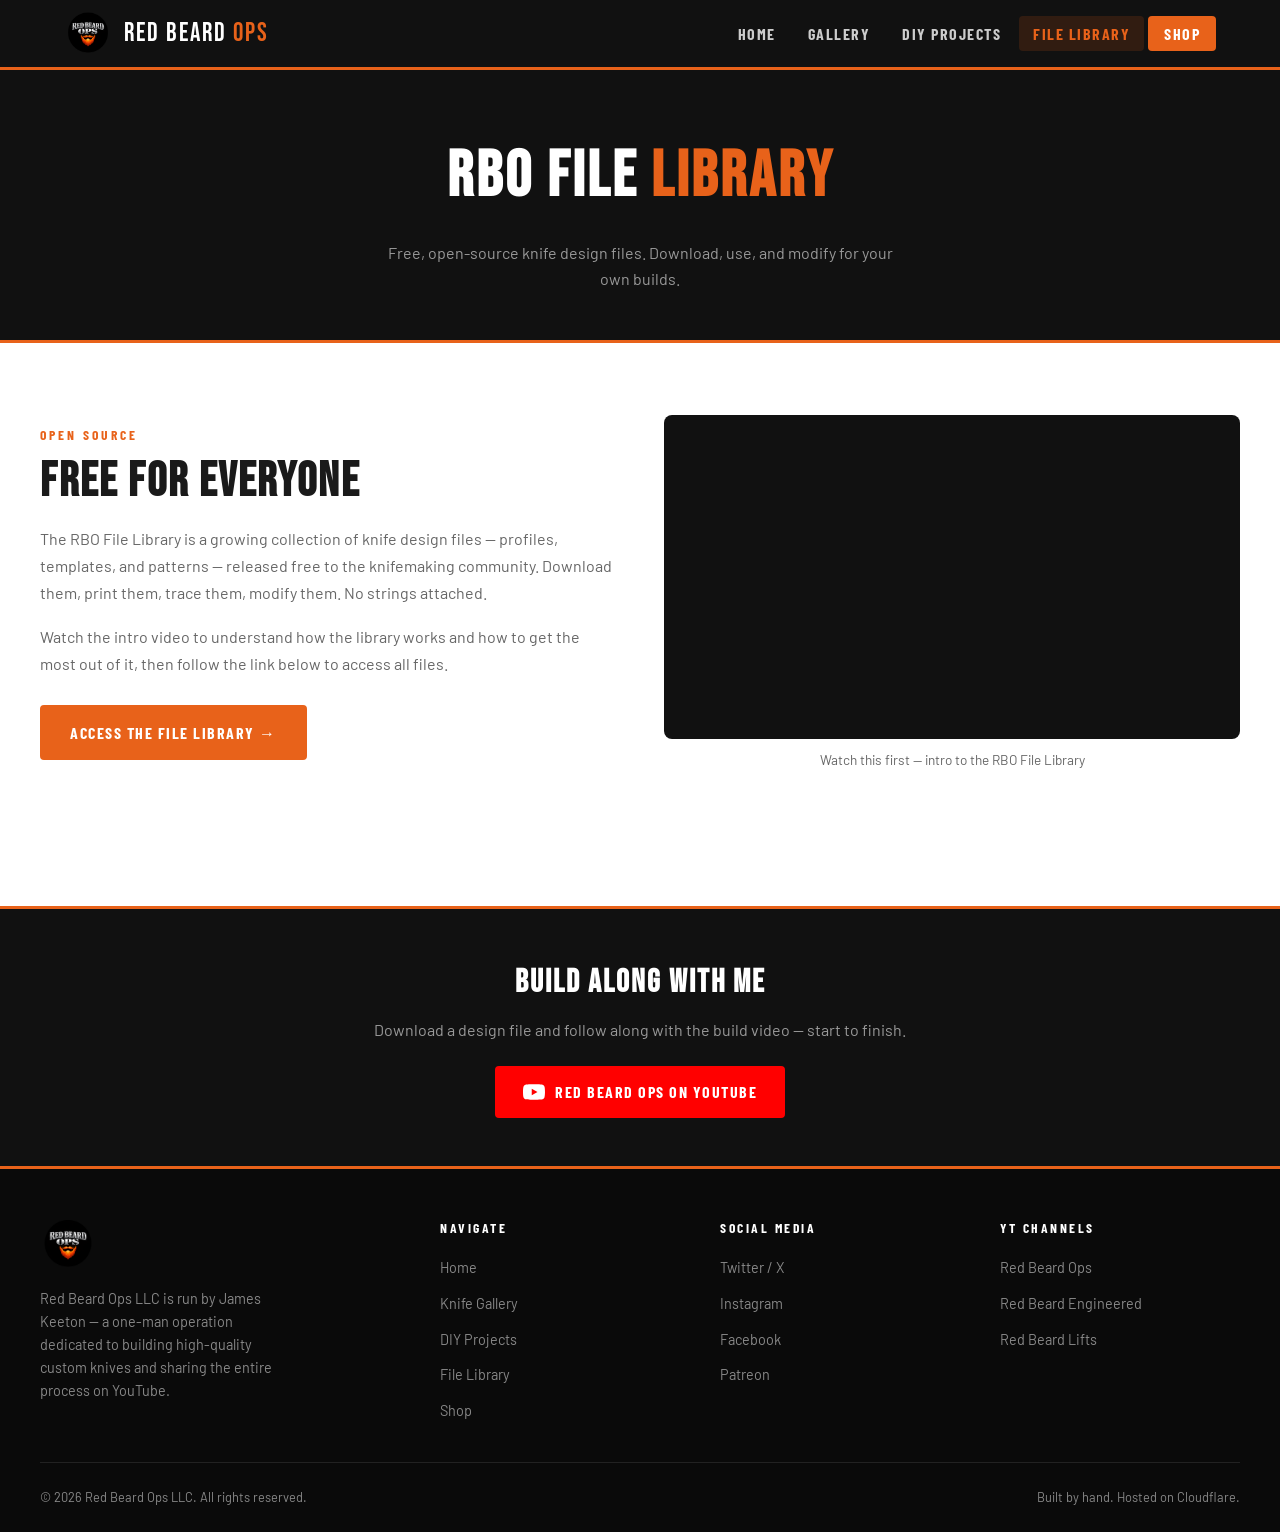
<file: pages/library.html>
<!DOCTYPE html>
<html lang="en">
<head>
  <meta charset="UTF-8" />
  <meta name="viewport" content="width=device-width, initial-scale=1.0" />
  <title>RBO File Library — Red Beard Ops</title>
  <meta name="description" content="Free open-source knife design files, templates, and patterns from Red Beard Ops." />
  <link rel="icon" href="../images/RBO_Circle_2026.png" type="image/png" />
  <link rel="stylesheet" href="../css/style.css" />
</head>
<body>

  <!-- ── Navigation ── -->
  <nav class="navbar">
    <div class="nav-inner">
      <a href="../index.html" class="nav-logo">
        <img src="../images/RBO_Circle_2026.png" alt="Red Beard Ops Logo" />
        <span class="nav-logo-text">RED BEARD <span>OPS</span></span>
      </a>
      <button class="nav-toggle" aria-label="Toggle menu">
        <span></span><span></span><span></span>
      </button>
      <ul class="nav-links">
        <li><a href="../index.html">Home</a></li>
        <li><a href="gallery.html">Gallery</a></li>
        <li><a href="diy.html">DIY Projects</a></li>
        <li><a href="library.html">File Library</a></li>
        <li class="nav-shop"><a href="https://redbeardops.square.site/s/shop" rel="noopener">Shop</a></li>
      </ul>
    </div>
  </nav>

  <!-- ── Page Hero ── -->
  <div class="page-hero">
    <h1>RBO FILE <span>LIBRARY</span></h1>
    <p>Free, open-source knife design files. Download, use, and modify for your own builds.</p>
  </div>

  <!-- ── Library Info ── -->
  <section class="section">
    <div class="container">

      <!-- Intro block -->
      <div style="display:grid; grid-template-columns:1fr 1fr; gap:48px; align-items:center; margin-bottom:64px;">
        <div>
          <div class="section-label">Open Source</div>
          <h2 class="section-title" style="margin-bottom:16px;">Free for Everyone</h2>
          <p style="color:var(--muted); line-height:1.7; margin-bottom:16px;">
            The RBO File Library is a growing collection of knife design files — profiles, templates,
            and patterns — released free to the knifemaking community. Download them, print them,
            trace them, modify them. No strings attached.
          </p>
          <p style="color:var(--muted); line-height:1.7; margin-bottom:28px;">
            Watch the intro video to understand how the library works and how to get the most out of it,
            then follow the link below to access all files.
          </p>
          <a href="https://drive.google.com/drive/folders/1tpGxrP_NCXzY40mHO1tjBhOCKQETKSb8?usp=drive_link" target="_blank" rel="noopener" class="btn btn-primary">Access the File Library →</a>
        </div>

        <!-- YouTube intro video embed -->
        <div>
          <div style="position:relative; padding-bottom:56.25%; height:0; overflow:hidden; border-radius:8px; background:#111;">
            <iframe
              src="https://www.youtube.com/embed/cSpgVkSgsBc"
              title="RBO File Library — How It Works"
              frameborder="0"
              allow="accelerometer; autoplay; clipboard-write; encrypted-media; gyroscope; picture-in-picture"
              allowfullscreen
              style="position:absolute; top:0; left:0; width:100%; height:100%; border-radius:8px;"
            ></iframe>
          </div>
          <p style="font-size:0.85rem; color:var(--muted); margin-top:10px; text-align:center;">
            Watch this first — intro to the RBO File Library
          </p>
        </div>
      </div>

    </div>
  </section>

  <!-- ── YouTube CTA ── -->
  <div class="yt-banner">
    <h2>BUILD ALONG WITH ME</h2>
    <p>Download a design file and follow along with the build video — start to finish.</p>
    <a href="https://www.youtube.com/@redbeardops" target="_blank" rel="noopener" class="yt-btn">
      <svg class="yt-icon" viewBox="0 0 24 24" fill="white"><path d="M23.498 6.186a3.016 3.016 0 0 0-2.122-2.136C19.505 3.545 12 3.545 12 3.545s-7.505 0-9.377.505A3.017 3.017 0 0 0 .502 6.186C0 8.07 0 12 0 12s0 3.93.502 5.814a3.016 3.016 0 0 0 2.122 2.136c1.871.505 9.376.505 9.376.505s7.505 0 9.377-.505a3.015 3.015 0 0 0 2.122-2.136C24 15.93 24 12 24 12s0-3.93-.502-5.814zM9.545 15.568V8.432L15.818 12l-6.273 3.568z"/></svg>
      Red Beard Ops on YouTube
    </a>
  </div>

  <!-- ── Footer ── -->
  <footer>
    <div class="footer-inner">
      <div class="footer-brand">
        <img src="../images/RBO_Circle_2026.png" alt="RBO Logo" />
        <p>Red Beard Ops LLC is run by James Keeton — a one-man operation dedicated to building high-quality custom knives and sharing the entire process on YouTube.</p>
      </div>
      <div class="footer-col">
        <h4>Navigate</h4>
        <ul>
          <li><a href="../index.html">Home</a></li>
          <li><a href="gallery.html">Knife Gallery</a></li>
          <li><a href="diy.html">DIY Projects</a></li>
          <li><a href="library.html">File Library</a></li>
          <li><a href="https://redbeardops.square.site/s/shop"  rel="noopener">Shop</a></li>
        </ul>
      </div>
      <div class="footer-col">
        <h4>Social Media</h4>
        <ul>
          <li><a href="https://x.com/RedBeardOps" target="_blank" rel="noopener">Twitter / X</a></li>
          <li><a href="https://www.instagram.com/redbeardops/" target="_blank" rel="noopener">Instagram</a></li>
          <li><a href="https://www.facebook.com/RedBeardOps/" target="_blank" rel="noopener">Facebook</a></li>
          <li><a href="https://www.patreon.com/c/RedBeardOps" target="_blank" rel="noopener">Patreon</a></li>
        </ul>
      </div>
      <div class="footer-col">
        <h4>YT Channels</h4>
        <ul>
          <li><a href="https://www.youtube.com/@redbeardops" target="_blank" rel="noopener">Red Beard Ops</a></li>
          <li><a href="https://www.youtube.com/@redbeardengineered" target="_blank" rel="noopener">Red Beard Engineered</a></li>
          <li><a href="https://www.youtube.com/@RedBeardLifts" target="_blank" rel="noopener">Red Beard Lifts</a></li>
        </ul>
      </div>
    </div>
    <div class="footer-bottom">
      <span>© 2026 Red Beard Ops LLC. All rights reserved.</span>
      <span>Built by hand. Hosted on Cloudflare.</span>
    </div>
  </footer>

  <script src="../js/main.js"></script>
</body>
</html>
</file>
<file: css/style.css>
/* ============================================
   RED BEARD OPS — Main Stylesheet
   Color Palette:
     Background:  #ffffff
     Text:        #1a1a1a
     Orange:      #e8621a  (beard orange)
     Dark:        #111111
     Mid Gray:    #f4f4f4
     Border:      #e0e0e0
   ============================================ */

@import url('https://fonts.googleapis.com/css2?family=Bebas+Neue&family=Barlow:wght@400;500;600;700&family=Barlow+Condensed:wght@600;700&display=swap');

/* ── Reset & Base ── */
*, *::before, *::after { box-sizing: border-box; margin: 0; padding: 0; }

:root {
  --orange:  #e8621a;
  --dark:    #111111;
  --white:   #ffffff;
  --gray:    #f4f4f4;
  --border:  #e0e0e0;
  --text:    #1a1a1a;
  --muted:   #666666;
  --font-display: 'Bebas Neue', sans-serif;
  --font-condensed: 'Barlow Condensed', sans-serif;
  --font-body: 'Barlow', sans-serif;
  --nav-height: 70px;
  --max-width: 1200px;
}

html { scroll-behavior: smooth; }

body {
  font-family: var(--font-body);
  color: var(--text);
  background: var(--white);
  line-height: 1.6;
  font-size: 16px;
}

img { max-width: 100%; display: block; }
a { color: inherit; text-decoration: none; }

/* ── Navigation ── */
.navbar {
  position: sticky;
  top: 0;
  z-index: 100;
  background: var(--dark);
  height: var(--nav-height);
  display: flex;
  align-items: center;
  border-bottom: 3px solid var(--orange);
}

.nav-inner {
  max-width: var(--max-width);
  width: 100%;
  margin: 0 auto;
  padding: 0 24px;
  display: flex;
  align-items: center;
  justify-content: space-between;
}

.nav-logo {
  display: flex;
  align-items: center;
  gap: 12px;
}

.nav-logo img {
  height: 48px;
  width: 48px;
  object-fit: contain;
  border-radius: 50%;
}

.nav-logo-text {
  font-family: var(--font-display);
  font-size: 1.6rem;
  color: var(--white);
  letter-spacing: 2px;
  line-height: 1;
}

.nav-logo-text span {
  color: var(--orange);
}

.nav-links {
  display: flex;
  align-items: center;
  gap: 4px;
  list-style: none;
}

.nav-links a {
  font-family: var(--font-condensed);
  font-size: 1rem;
  font-weight: 700;
  color: #ccc;
  letter-spacing: 1.5px;
  text-transform: uppercase;
  padding: 8px 14px;
  border-radius: 4px;
  transition: color 0.2s, background 0.2s;
}

.nav-links a:hover,
.nav-links a.active {
  color: var(--white);
  background: rgba(232, 98, 26, 0.15);
}

.nav-links a.active {
  color: var(--orange);
}

/* Shop button in nav */
.nav-links .nav-shop a {
  background: var(--orange);
  color: var(--white);
  border-radius: 4px;
  padding: 8px 16px;
}

.nav-links .nav-shop a:hover {
  background: #d4551a;
  color: var(--white);
}

/* Mobile hamburger */
.nav-toggle {
  display: none;
  flex-direction: column;
  gap: 5px;
  cursor: pointer;
  padding: 4px;
}

.nav-toggle span {
  display: block;
  width: 26px;
  height: 2px;
  background: var(--white);
  transition: transform 0.3s, opacity 0.3s;
}

/* ── Hero ── */
.hero {
  background: var(--dark);
  color: var(--white);
  padding: 90px 24px 80px;
  text-align: center;
  position: relative;
  overflow: hidden;
}

.hero::before {
  content: '';
  position: absolute;
  inset: 0;
  background: repeating-linear-gradient(
    -45deg,
    transparent,
    transparent 40px,
    rgba(232,98,26,0.03) 40px,
    rgba(232,98,26,0.03) 80px
  );
  pointer-events: none;
}

.hero-logo {
  width: 160px;
  height: 160px;
  object-fit: contain;
  margin: 0 auto 28px;
  filter: drop-shadow(0 4px 24px rgba(232,98,26,0.3));
  animation: fadeUp 0.7s ease both;
}

.hero h1 {
  font-family: var(--font-display);
  font-size: clamp(3rem, 8vw, 5.5rem);
  letter-spacing: 4px;
  line-height: 1;
  animation: fadeUp 0.7s 0.1s ease both;
}

.hero h1 span { color: var(--orange); }

.hero-tagline {
  font-family: var(--font-condensed);
  font-size: clamp(1rem, 2.5vw, 1.3rem);
  font-weight: 600;
  letter-spacing: 3px;
  text-transform: uppercase;
  color: #aaa;
  margin-top: 12px;
  animation: fadeUp 0.7s 0.2s ease both;
}

.hero-divider {
  width: 60px;
  height: 3px;
  background: var(--orange);
  margin: 28px auto;
  animation: fadeUp 0.7s 0.3s ease both;
}

.hero-description {
  max-width: 600px;
  margin: 0 auto 36px;
  color: #bbb;
  font-size: 1.05rem;
  line-height: 1.7;
  animation: fadeUp 0.7s 0.35s ease both;
}

.hero-buttons {
  display: flex;
  gap: 16px;
  justify-content: center;
  flex-wrap: wrap;
  animation: fadeUp 0.7s 0.45s ease both;
}

/* ── Buttons ── */
.btn {
  display: inline-flex;
  align-items: center;
  gap: 8px;
  font-family: var(--font-condensed);
  font-size: 1rem;
  font-weight: 700;
  letter-spacing: 1.5px;
  text-transform: uppercase;
  padding: 13px 28px;
  border-radius: 4px;
  border: 2px solid transparent;
  cursor: pointer;
  transition: all 0.2s;
}

.btn-primary {
  background: var(--orange);
  color: var(--white);
  border-color: var(--orange);
}

.btn-primary:hover {
  background: #d4551a;
  border-color: #d4551a;
  transform: translateY(-1px);
}

.btn-outline {
  background: transparent;
  color: var(--white);
  border-color: rgba(255,255,255,0.4);
}

.btn-outline:hover {
  border-color: var(--orange);
  color: var(--orange);
  transform: translateY(-1px);
}

.btn-dark {
  background: var(--dark);
  color: var(--white);
  border-color: var(--dark);
}

.btn-dark:hover {
  background: #222;
  transform: translateY(-1px);
}

/* ── Section Base ── */
.section {
  padding: 72px 24px;
}

.section-alt {
  background: var(--gray);
}

.section-dark {
  background: var(--dark);
  color: var(--white);
}

.container {
  max-width: var(--max-width);
  margin: 0 auto;
}

.section-header {
  text-align: center;
  margin-bottom: 48px;
}

.section-label {
  font-family: var(--font-condensed);
  font-size: 0.85rem;
  font-weight: 700;
  letter-spacing: 3px;
  text-transform: uppercase;
  color: var(--orange);
  margin-bottom: 10px;
}

.section-title {
  font-family: var(--font-display);
  font-size: clamp(2rem, 5vw, 3rem);
  letter-spacing: 2px;
  line-height: 1.1;
}

.section-dark .section-title { color: var(--white); }

.section-subtitle {
  color: var(--muted);
  margin-top: 12px;
  font-size: 1.05rem;
  max-width: 560px;
  margin-left: auto;
  margin-right: auto;
}

.section-dark .section-subtitle { color: #999; }

/* ── Cards ── */
.card-grid {
  display: grid;
  grid-template-columns: repeat(auto-fill, minmax(300px, 1fr));
  gap: 24px;
}

.card {
  background: var(--white);
  border: 1px solid var(--border);
  border-radius: 8px;
  overflow: hidden;
  transition: transform 0.2s, box-shadow 0.2s;
}

.card:hover {
  transform: translateY(-4px);
  box-shadow: 0 12px 32px rgba(0,0,0,0.1);
}

.card-thumb {
  width: 100%;
  aspect-ratio: 16/9;
  object-fit: cover;
  background: #222;
  display: flex;
  align-items: center;
  justify-content: center;
  color: #555;
  font-size: 0.85rem;
}

.card-thumb img {
  width: 100%;
  height: 100%;
  object-fit: cover;
}

.card-body {
  padding: 20px;
}

.card-tag {
  font-family: var(--font-condensed);
  font-size: 0.75rem;
  font-weight: 700;
  letter-spacing: 2px;
  text-transform: uppercase;
  color: var(--orange);
  margin-bottom: 8px;
}

.card-title {
  font-family: var(--font-condensed);
  font-size: 1.2rem;
  font-weight: 700;
  line-height: 1.3;
  margin-bottom: 8px;
}

.card-desc {
  font-size: 0.9rem;
  color: var(--muted);
  line-height: 1.5;
  margin-bottom: 16px;
}

.card-link {
  font-family: var(--font-condensed);
  font-size: 0.9rem;
  font-weight: 700;
  letter-spacing: 1px;
  text-transform: uppercase;
  color: var(--orange);
  display: inline-flex;
  align-items: center;
  gap: 6px;
  transition: gap 0.2s;
}

.card-link:hover { gap: 10px; }

/* ── YouTube Banner ── */
.yt-banner {
  background: var(--dark);
  border-top: 3px solid var(--orange);
  padding: 48px 24px;
  text-align: center;
}

.yt-banner h2 {
  font-family: var(--font-display);
  font-size: 2rem;
  color: var(--white);
  letter-spacing: 2px;
  margin-bottom: 8px;
}

.yt-banner p {
  color: #999;
  margin-bottom: 24px;
}

.yt-btn {
  display: inline-flex;
  align-items: center;
  gap: 10px;
  background: #ff0000;
  color: var(--white);
  font-family: var(--font-condensed);
  font-size: 1rem;
  font-weight: 700;
  letter-spacing: 1.5px;
  text-transform: uppercase;
  padding: 13px 28px;
  border-radius: 4px;
  transition: background 0.2s, transform 0.2s;
}

.yt-btn:hover {
  background: #cc0000;
  transform: translateY(-1px);
}

/* YouTube icon SVG inline */
.yt-icon {
  width: 22px;
  height: 22px;
}

/* ── About Strip ── */
.about-strip {
  display: grid;
  grid-template-columns: 1fr 1fr;
  gap: 0;
}

.about-strip-text {
  padding: 64px 48px;
  display: flex;
  flex-direction: column;
  justify-content: center;
}

.about-strip-image {
  background: var(--dark);
  display: flex;
  align-items: center;
  justify-content: center;
  padding: 48px;
  min-height: 320px;
}

.about-strip-image img {
  max-height: 260px;
  object-fit: contain;
  filter: drop-shadow(0 4px 24px rgba(232,98,26,0.25));
}

/* ── Footer ── */
footer {
  background: #0a0a0a;
  color: #888;
  padding: 48px 24px 24px;
  border-top: 3px solid var(--orange);
}

.footer-inner {
  max-width: var(--max-width);
  margin: 0 auto;
  display: grid;
  grid-template-columns: 1.5fr 1fr 1fr 1fr;
  gap: 40px;
  padding-bottom: 40px;
  border-bottom: 1px solid #222;
}

.footer-brand img {
  height: 56px;
  width: 56px;
  object-fit: contain;
  border-radius: 50%;
  margin-bottom: 14px;
}

.footer-brand p {
  font-size: 0.9rem;
  line-height: 1.6;
  max-width: 240px;
}

.footer-col h4 {
  font-family: var(--font-condensed);
  font-size: 0.85rem;
  font-weight: 700;
  letter-spacing: 2.5px;
  text-transform: uppercase;
  color: var(--white);
  margin-bottom: 16px;
}

.footer-col ul {
  list-style: none;
  display: flex;
  flex-direction: column;
  gap: 10px;
}

.footer-col ul a {
  color: #888;
  font-size: 0.9rem;
  transition: color 0.2s;
}

.footer-col ul a:hover { color: var(--orange); }

.footer-bottom {
  max-width: var(--max-width);
  margin: 24px auto 0;
  display: flex;
  justify-content: space-between;
  align-items: center;
  font-size: 0.8rem;
  flex-wrap: wrap;
  gap: 12px;
}

.footer-bottom a { color: var(--orange); }

/* ── Page Hero (inner pages) ── */
.page-hero {
  background: var(--dark);
  padding: 56px 24px 48px;
  text-align: center;
  border-bottom: 3px solid var(--orange);
}

.page-hero h1 {
  font-family: var(--font-display);
  font-size: clamp(2.5rem, 6vw, 4rem);
  color: var(--white);
  letter-spacing: 3px;
}

.page-hero h1 span { color: var(--orange); }

.page-hero p {
  color: #999;
  margin-top: 12px;
  font-size: 1rem;
  max-width: 520px;
  margin-left: auto;
  margin-right: auto;
}

/* ── Animations ── */
@keyframes fadeUp {
  from { opacity: 0; transform: translateY(20px); }
  to   { opacity: 1; transform: translateY(0); }
}

/* ── Responsive ── */
@media (max-width: 768px) {
  .nav-links {
    display: none;
    flex-direction: column;
    position: absolute;
    top: var(--nav-height);
    left: 0; right: 0;
    background: var(--dark);
    padding: 16px;
    border-bottom: 2px solid var(--orange);
    gap: 4px;
  }

  .nav-links.open { display: flex; }
  .nav-toggle { display: flex; }

  .about-strip { grid-template-columns: 1fr; }
  .about-strip-image { min-height: 220px; padding: 32px; }
  .about-strip-text { padding: 40px 24px; }

  .footer-inner { grid-template-columns: 1fr 1fr; gap: 32px; }
  .footer-bottom { flex-direction: column; text-align: center; }

  .hero { padding: 60px 24px 56px; }
  .hero-logo { width: 120px; height: 120px; }
}

@media (max-width: 480px) {
  .footer-inner { grid-template-columns: 1fr; }
}
</file>
